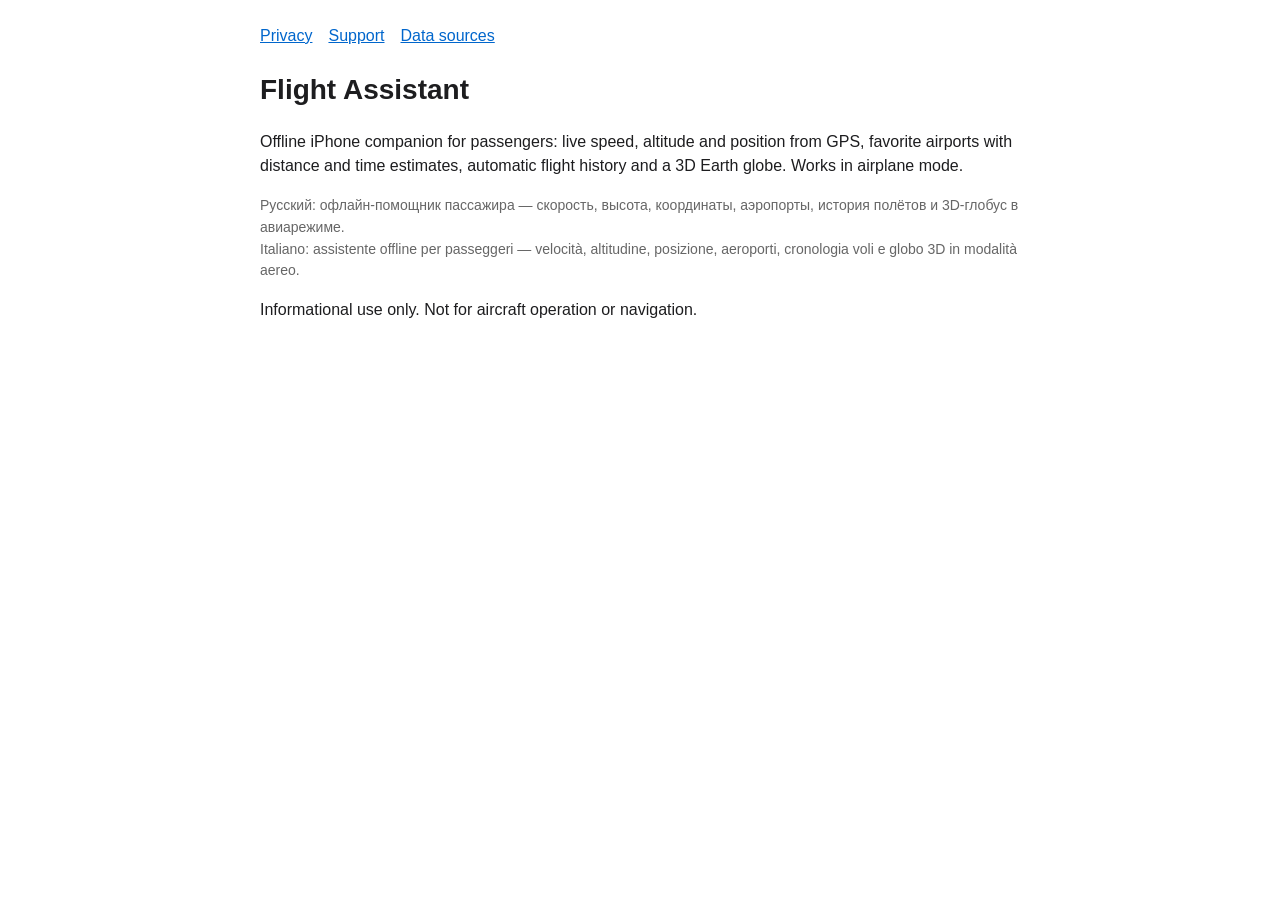
<file: index.html>
<!doctype html><html lang="en"><head><meta charset="utf-8"><meta name="viewport" content="width=device-width,initial-scale=1">
<title>Flight Assistant</title><link rel="stylesheet" href="style.css"></head><body>
<nav><a href="privacy.html">Privacy</a><a href="support.html">Support</a><a href="data.html">Data sources</a></nav>
<h1>Flight Assistant</h1>
<p>Offline iPhone companion for passengers: live speed, altitude and position from GPS, favorite airports with distance and time estimates, automatic flight history and a 3D Earth globe. Works in airplane mode.</p>
<p class="lang">Русский: офлайн-помощник пассажира — скорость, высота, координаты, аэропорты, история полётов и 3D-глобус в авиарежиме.<br>
Italiano: assistente offline per passeggeri — velocità, altitudine, posizione, aeroporti, cronologia voli e globo 3D in modalità aereo.</p>
<p>Informational use only. Not for aircraft operation or navigation.</p>
</body></html>
</file>
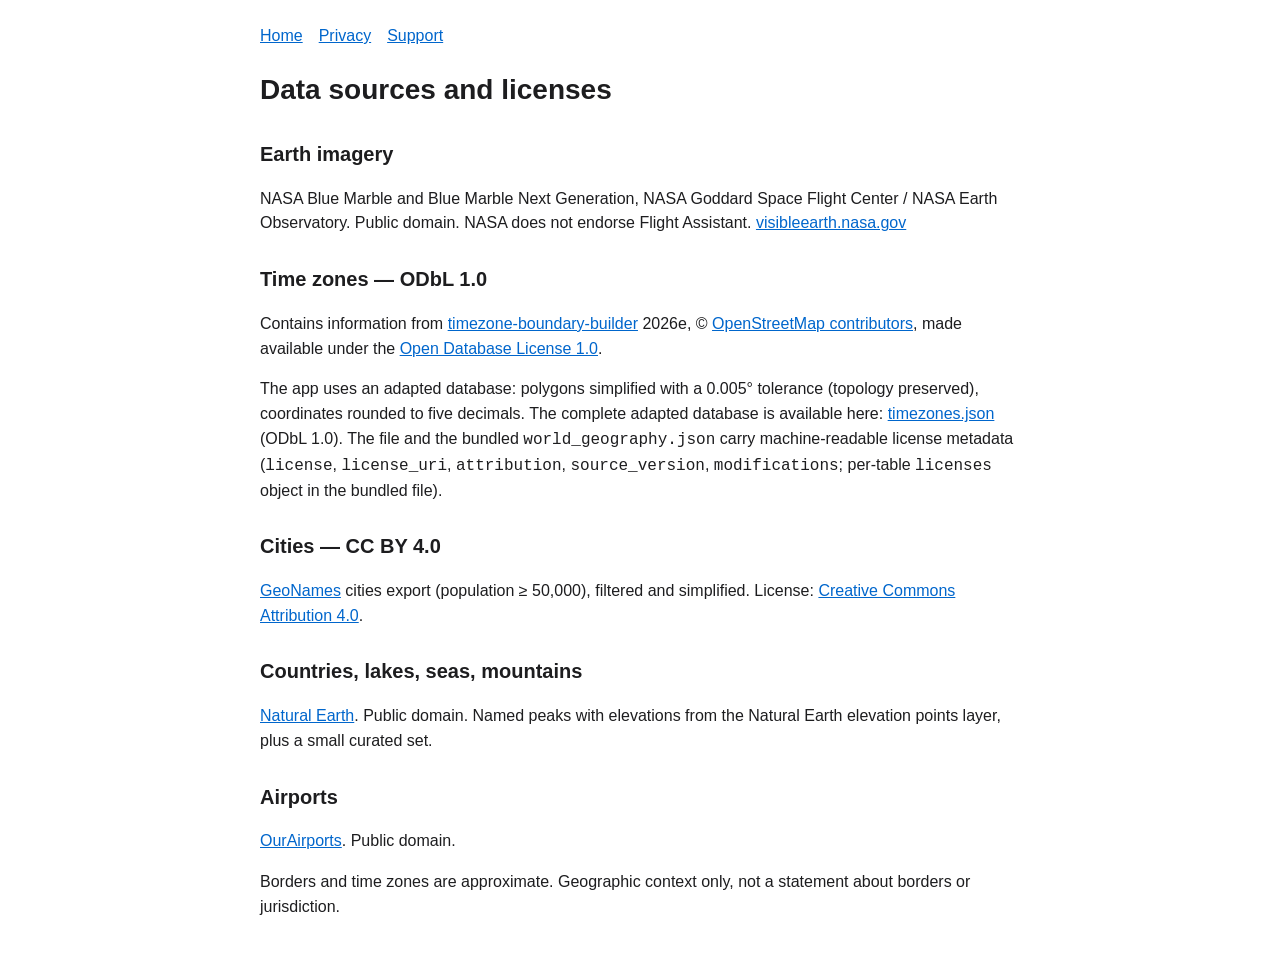
<file: data.html>
<!doctype html><html lang="en"><head><meta charset="utf-8"><meta name="viewport" content="width=device-width,initial-scale=1">
<title>Flight Assistant — Data sources and licenses</title><link rel="stylesheet" href="style.css"></head><body>
<nav><a href="index.html">Home</a><a href="privacy.html">Privacy</a><a href="support.html">Support</a></nav>
<h1>Data sources and licenses</h1>
<h2>Earth imagery</h2>
<p>NASA Blue Marble and Blue Marble Next Generation, NASA Goddard Space Flight Center / NASA Earth Observatory. Public domain. NASA does not endorse Flight Assistant.
<a href="https://visibleearth.nasa.gov/collection/1484/blue-marble">visibleearth.nasa.gov</a></p>
<h2>Time zones — ODbL 1.0</h2>
<p>Contains information from <a href="https://github.com/evansiroky/timezone-boundary-builder">timezone-boundary-builder</a> 2026e, © <a href="https://www.openstreetmap.org/copyright">OpenStreetMap contributors</a>, made available under the
<a href="https://opendatacommons.org/licenses/odbl/1-0/">Open Database License 1.0</a>.</p>
<p>The app uses an adapted database: polygons simplified with a 0.005° tolerance (topology preserved), coordinates rounded to five decimals.
The complete adapted database is available here: <a href="data/timezones.json">timezones.json</a> (ODbL 1.0). The file and the bundled <code>world_geography.json</code> carry machine-readable license metadata
(<code>license</code>, <code>license_uri</code>, <code>attribution</code>, <code>source_version</code>, <code>modifications</code>; per-table <code>licenses</code> object in the bundled file).</p>
<h2>Cities — CC BY 4.0</h2>
<p><a href="https://www.geonames.org/">GeoNames</a> cities export (population ≥ 50,000), filtered and simplified.
License: <a href="https://creativecommons.org/licenses/by/4.0/">Creative Commons Attribution 4.0</a>.</p>
<h2>Countries, lakes, seas, mountains</h2>
<p><a href="https://www.naturalearthdata.com/">Natural Earth</a>. Public domain. Named peaks with elevations from the Natural Earth elevation points layer, plus a small curated set.</p>
<h2>Airports</h2>
<p><a href="https://ourairports.com/data/">OurAirports</a>. Public domain.</p>
<p>Borders and time zones are approximate. Geographic context only, not a statement about borders or jurisdiction.</p>
</body></html>
</file>
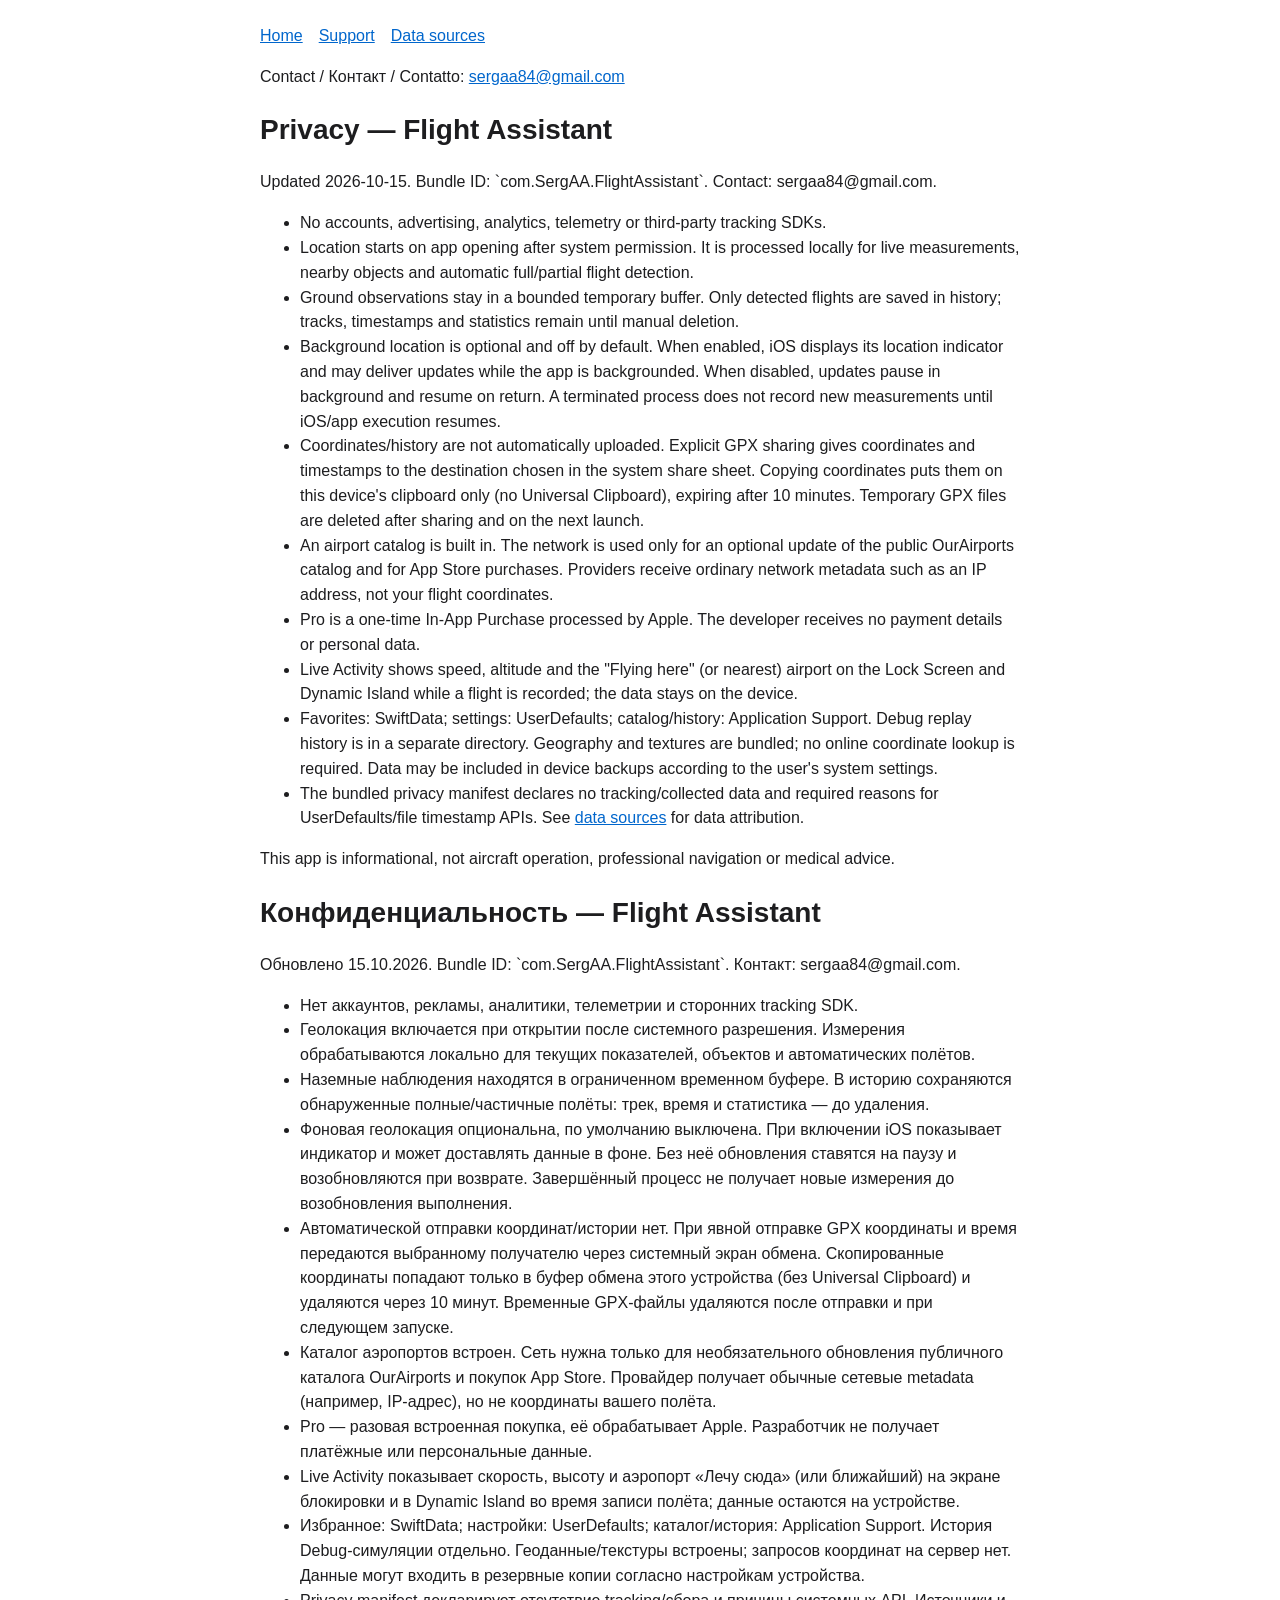
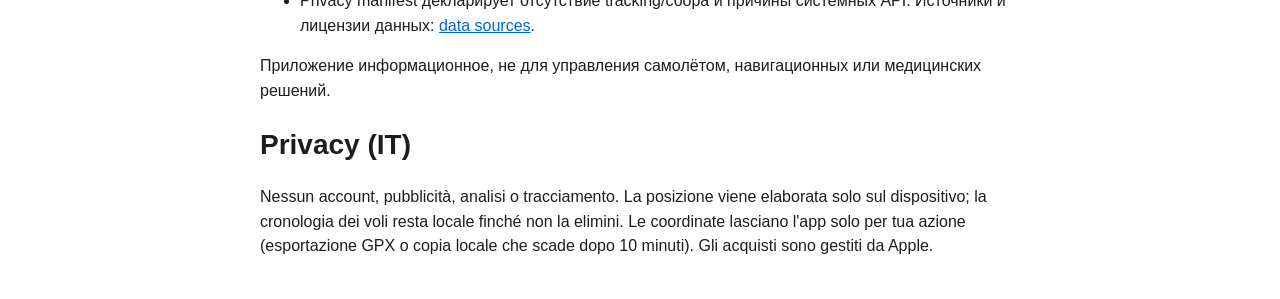
<file: privacy.html>
<!doctype html><html lang="en"><head><meta charset="utf-8"><meta name="viewport" content="width=device-width,initial-scale=1">
<title>Flight Assistant — Privacy Policy</title><link rel="stylesheet" href="style.css"></head><body>
<nav><a href="index.html">Home</a><a href="support.html">Support</a><a href="data.html">Data sources</a></nav>
<p>Contact / Контакт / Contatto: <a href="mailto:sergaa84@gmail.com">sergaa84@gmail.com</a></p>
<h1>Privacy — Flight Assistant</h1>
<p>Updated 2026-10-15. Bundle ID: `com.SergAA.FlightAssistant`. Contact: sergaa84@gmail.com.</p>
<ul>
<li>No accounts, advertising, analytics, telemetry or third-party tracking SDKs.
<li>Location starts on app opening after system permission. It is processed locally
for live measurements, nearby objects and automatic full/partial flight detection.
<li>Ground observations stay in a bounded temporary buffer. Only detected flights
are saved in history; tracks, timestamps and statistics remain until manual deletion.
<li>Background location is optional and off by default. When enabled, iOS displays
its location indicator and may deliver updates while the app is backgrounded.
When disabled, updates pause in background and resume on return. A terminated
process does not record new measurements until iOS/app execution resumes.
<li>Coordinates/history are not automatically uploaded. Explicit GPX sharing gives
coordinates and timestamps to the destination chosen in the system share sheet.
Copying coordinates puts them on this device&#x27;s clipboard only (no Universal
Clipboard), expiring after 10 minutes. Temporary GPX files are deleted after
sharing and on the next launch.
<li>An airport catalog is built in. The network is used only for an optional update
of the public OurAirports catalog and for App Store purchases. Providers receive
ordinary network metadata such as an IP address, not your flight coordinates.
<li>Pro is a one-time In-App Purchase processed by Apple. The developer receives no
payment details or personal data.
<li>Live Activity shows speed, altitude and the &quot;Flying here&quot; (or nearest) airport on the Lock
Screen and Dynamic Island while a flight is recorded; the data stays on the device.
<li>Favorites: SwiftData; settings: UserDefaults; catalog/history: Application Support.
Debug replay history is in a separate directory. Geography and textures are bundled;
no online coordinate lookup is required. Data may be included in device backups
according to the user&#x27;s system settings.
<li>The bundled privacy manifest declares no tracking/collected data and required
reasons for UserDefaults/file timestamp APIs. See <a href="data.html">data sources</a> for data attribution.
</ul>
<p>This app is informational, not aircraft operation, professional navigation or medical advice.</p>
<h1>Конфиденциальность — Flight Assistant</h1>
<p>Обновлено 15.10.2026. Bundle ID: `com.SergAA.FlightAssistant`. Контакт: sergaa84@gmail.com.</p>
<ul>
<li>Нет аккаунтов, рекламы, аналитики, телеметрии и сторонних tracking SDK.
<li>Геолокация включается при открытии после системного разрешения. Измерения
обрабатываются локально для текущих показателей, объектов и автоматических полётов.
<li>Наземные наблюдения находятся в ограниченном временном буфере. В историю
сохраняются обнаруженные полные/частичные полёты: трек, время и статистика — до удаления.
<li>Фоновая геолокация опциональна, по умолчанию выключена. При включении iOS
показывает индикатор и может доставлять данные в фоне. Без неё обновления
ставятся на паузу и возобновляются при возврате. Завершённый процесс не получает
новые измерения до возобновления выполнения.
<li>Автоматической отправки координат/истории нет. При явной отправке GPX координаты
и время передаются выбранному получателю через системный экран обмена.
Скопированные координаты попадают только в буфер обмена этого устройства (без
Universal Clipboard) и удаляются через 10 минут. Временные GPX-файлы удаляются
после отправки и при следующем запуске.
<li>Каталог аэропортов встроен. Сеть нужна только для необязательного обновления
публичного каталога OurAirports и покупок App Store. Провайдер получает обычные
сетевые metadata (например, IP-адрес), но не координаты вашего полёта.
<li>Pro — разовая встроенная покупка, её обрабатывает Apple. Разработчик не получает
платёжные или персональные данные.
<li>Live Activity показывает скорость, высоту и аэропорт «Лечу сюда» (или ближайший) на экране
блокировки и в Dynamic Island во время записи полёта; данные остаются на устройстве.
<li>Избранное: SwiftData; настройки: UserDefaults; каталог/история: Application Support.
История Debug-симуляции отдельно. Геоданные/текстуры встроены; запросов координат
на сервер нет. Данные могут входить в резервные копии согласно настройкам устройства.
<li>Privacy manifest декларирует отсутствие tracking/сбора и причины системных API.
Источники и лицензии данных: <a href="data.html">data sources</a>.
</ul>
<p>Приложение информационное, не для управления самолётом, навигационных или медицинских решений.</p>
<h1>Privacy (IT)</h1>
<p>Nessun account, pubblicità, analisi o tracciamento. La posizione viene elaborata solo sul dispositivo; la cronologia dei voli resta locale finché non la elimini. Le coordinate lasciano l'app solo per tua azione (esportazione GPX o copia locale che scade dopo 10 minuti). Gli acquisti sono gestiti da Apple.</p>
</body></html>
</file>
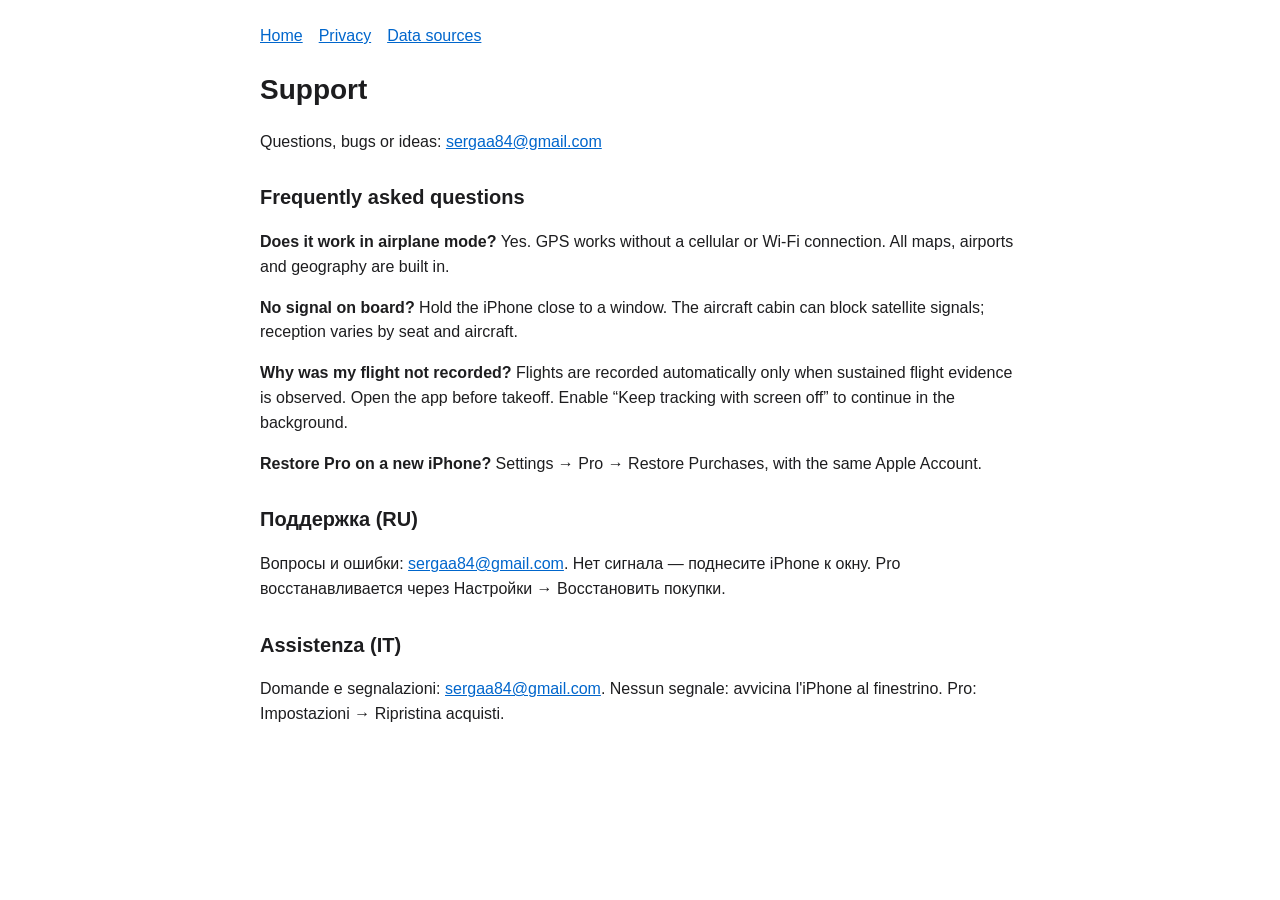
<file: support.html>
<!doctype html><html lang="en"><head><meta charset="utf-8"><meta name="viewport" content="width=device-width,initial-scale=1">
<title>Flight Assistant — Support</title><link rel="stylesheet" href="style.css"></head><body>
<nav><a href="index.html">Home</a><a href="privacy.html">Privacy</a><a href="data.html">Data sources</a></nav>
<h1>Support</h1>
<p>Questions, bugs or ideas: <a href="mailto:sergaa84@gmail.com">sergaa84@gmail.com</a></p>
<h2>Frequently asked questions</h2>
<p><b>Does it work in airplane mode?</b> Yes. GPS works without a cellular or Wi-Fi connection. All maps, airports and geography are built in.</p>
<p><b>No signal on board?</b> Hold the iPhone close to a window. The aircraft cabin can block satellite signals; reception varies by seat and aircraft.</p>
<p><b>Why was my flight not recorded?</b> Flights are recorded automatically only when sustained flight evidence is observed. Open the app before takeoff. Enable “Keep tracking with screen off” to continue in the background.</p>
<p><b>Restore Pro on a new iPhone?</b> Settings → Pro → Restore Purchases, with the same Apple Account.</p>
<h2>Поддержка (RU)</h2>
<p>Вопросы и ошибки: <a href="mailto:sergaa84@gmail.com">sergaa84@gmail.com</a>. Нет сигнала — поднесите iPhone к окну. Pro восстанавливается через Настройки → Восстановить покупки.</p>
<h2>Assistenza (IT)</h2>
<p>Domande e segnalazioni: <a href="mailto:sergaa84@gmail.com">sergaa84@gmail.com</a>. Nessun segnale: avvicina l'iPhone al finestrino. Pro: Impostazioni → Ripristina acquisti.</p>
</body></html>
</file>
<file: style.css>
body{font:16px/1.55 -apple-system,BlinkMacSystemFont,"Segoe UI",sans-serif;max-width:760px;margin:0 auto;padding:24px;color:#1d1d1f}
h1{font-size:28px}h2{font-size:20px;margin-top:28px}a{color:#0066cc}nav a{margin-right:16px}
.lang{color:#666;font-size:14px}@media(prefers-color-scheme:dark){body{background:#000;color:#f5f5f7}a{color:#2997ff}}
</file>
